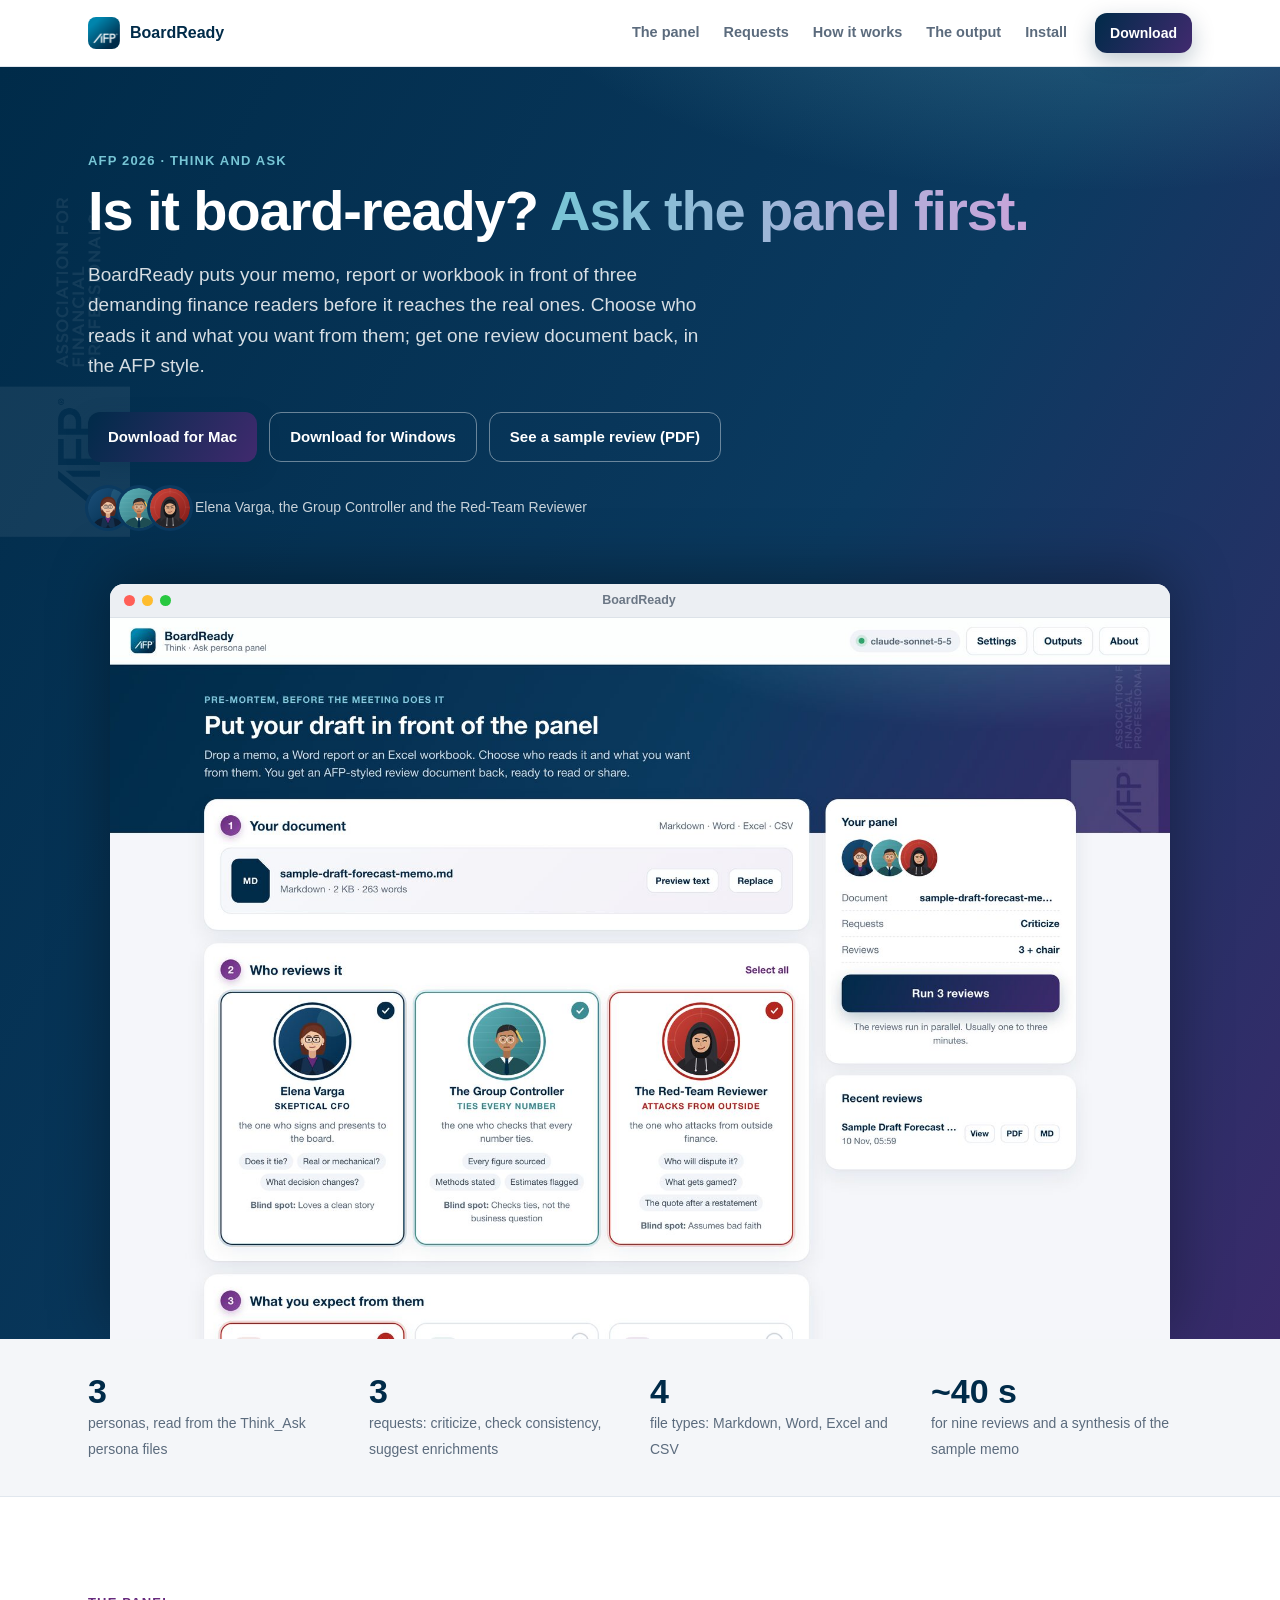
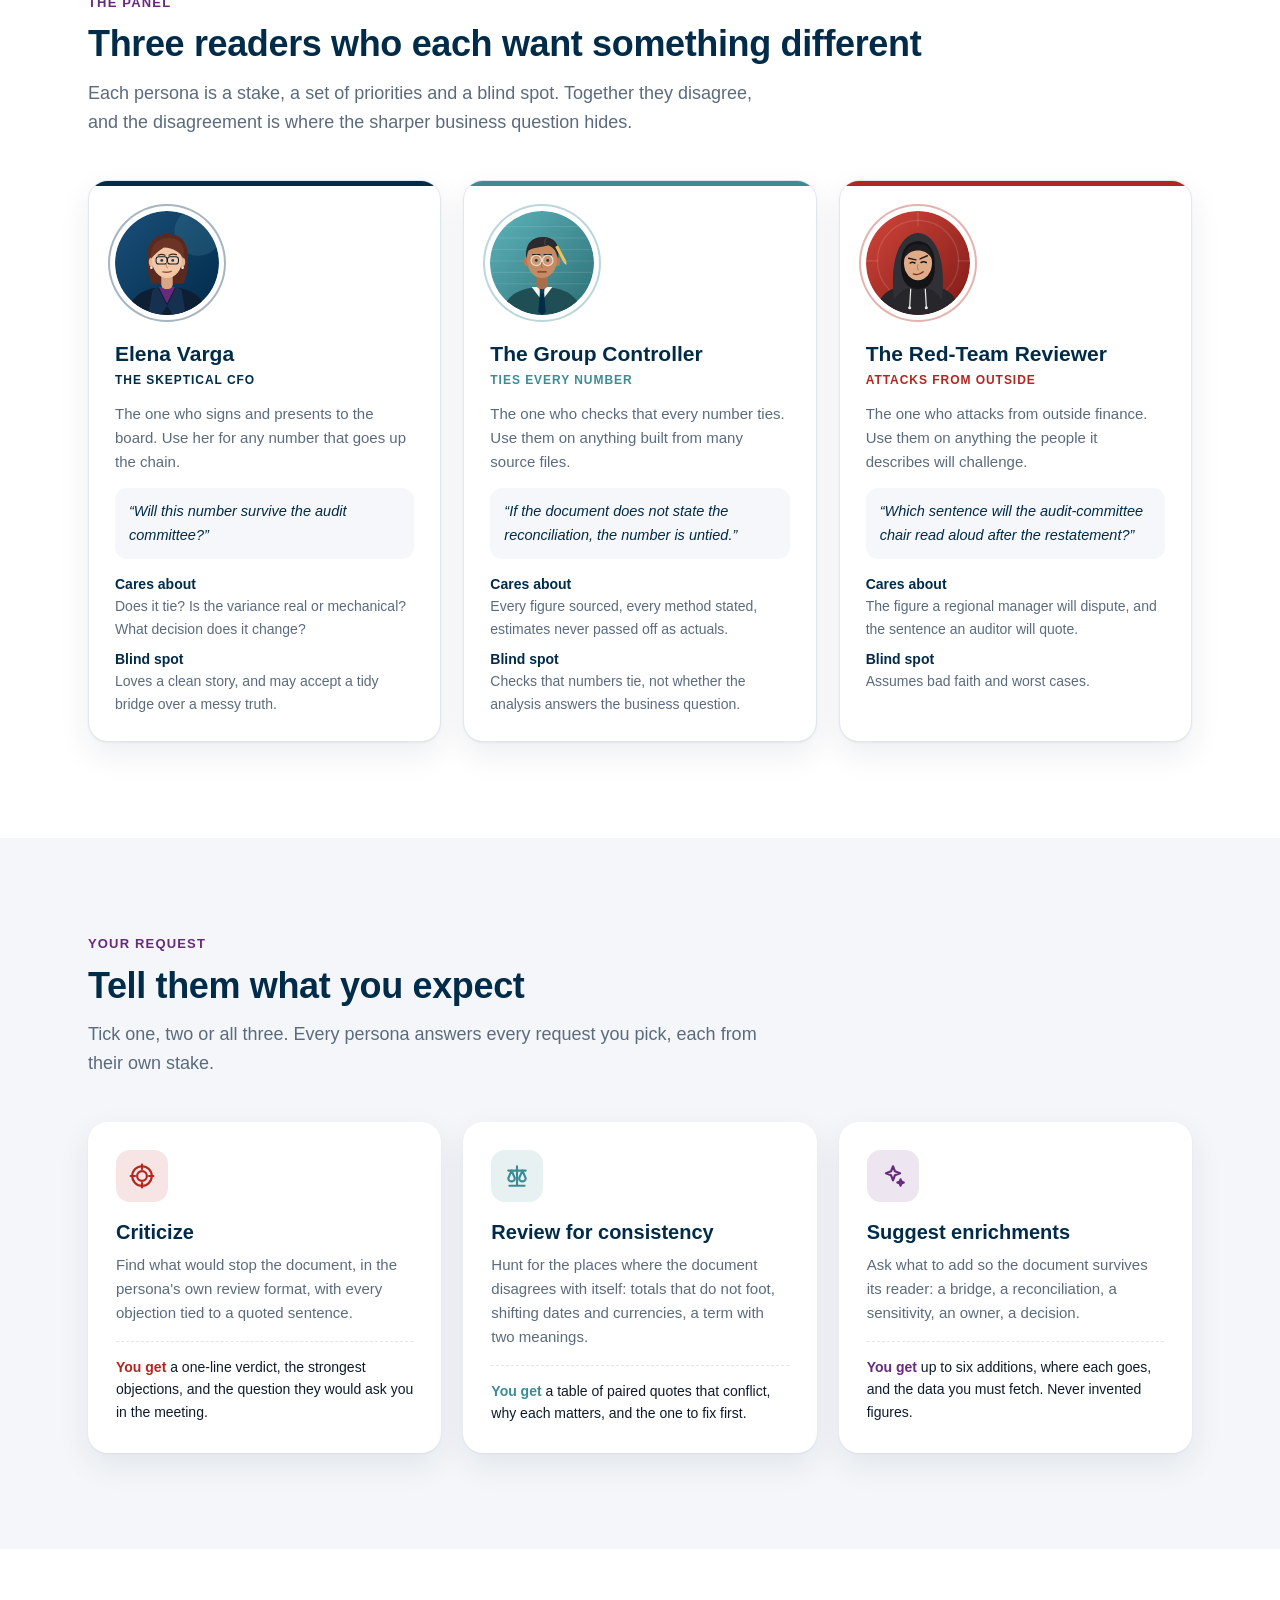
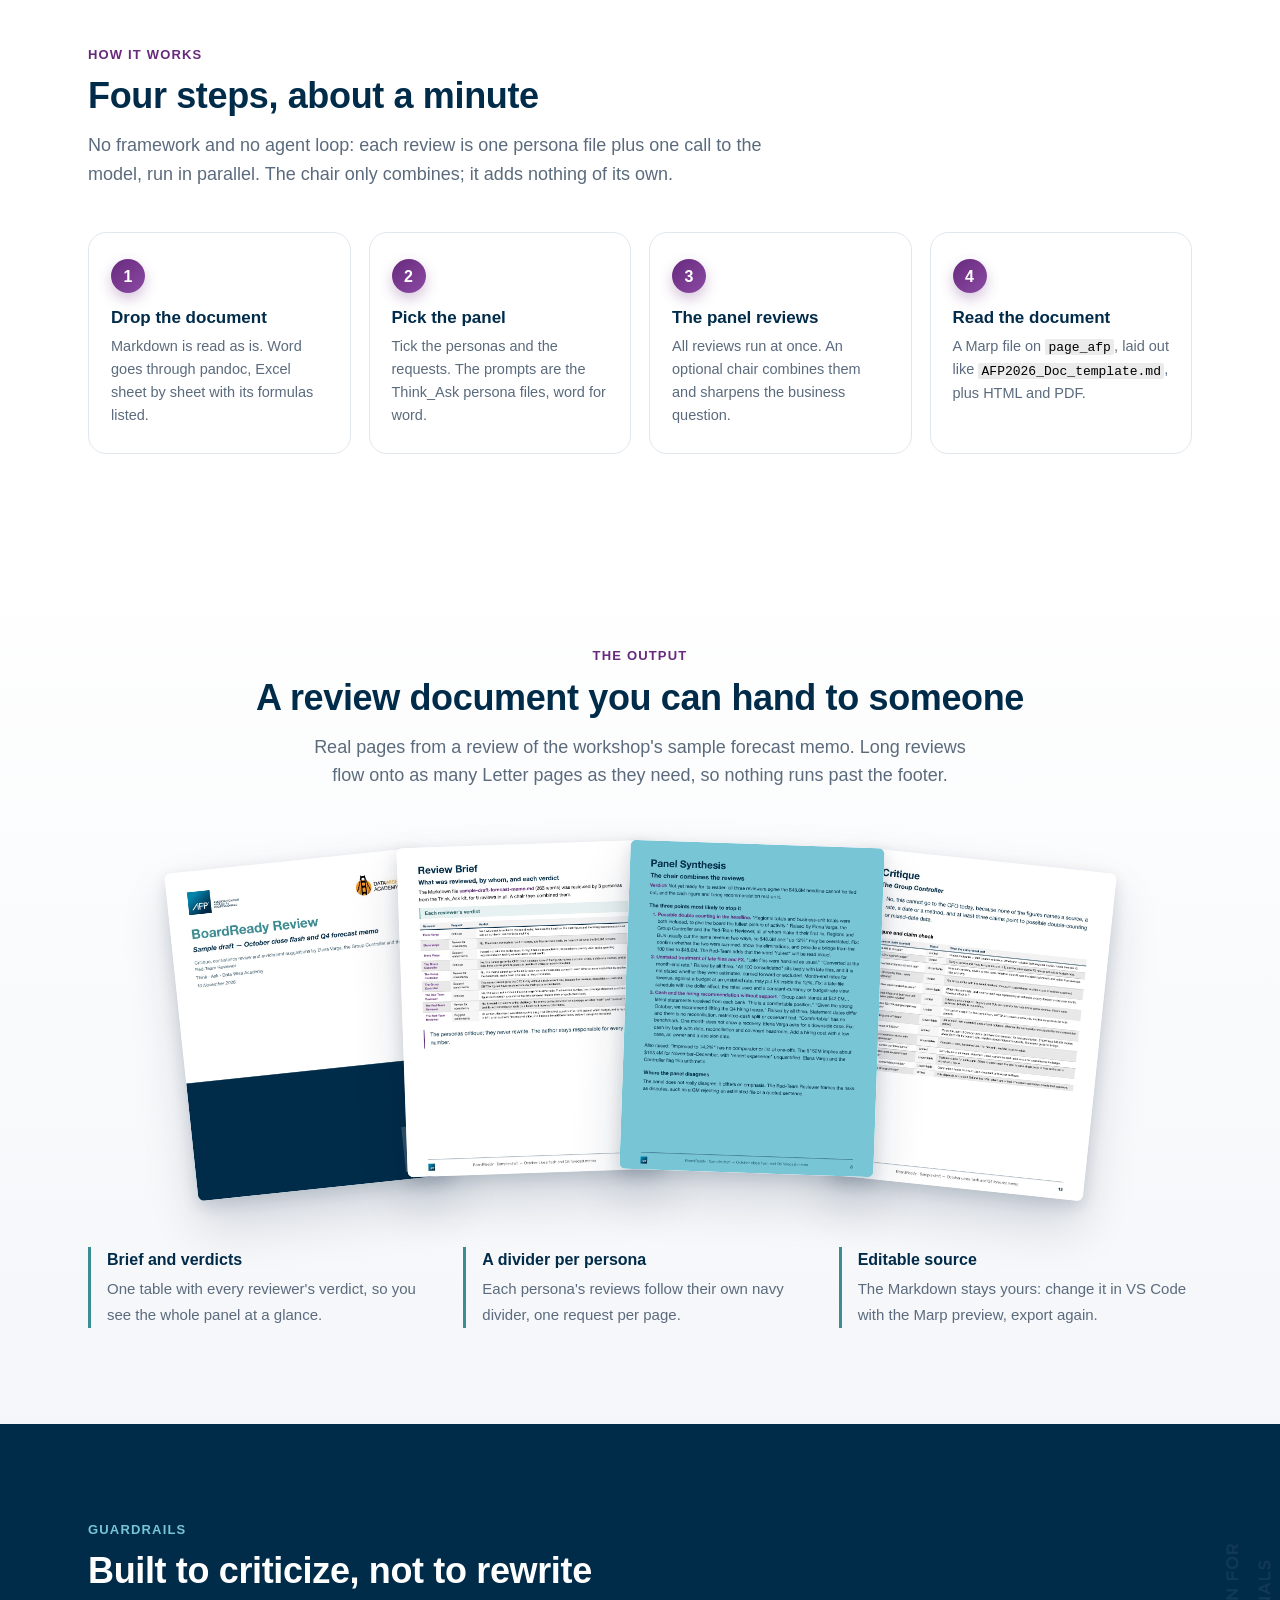
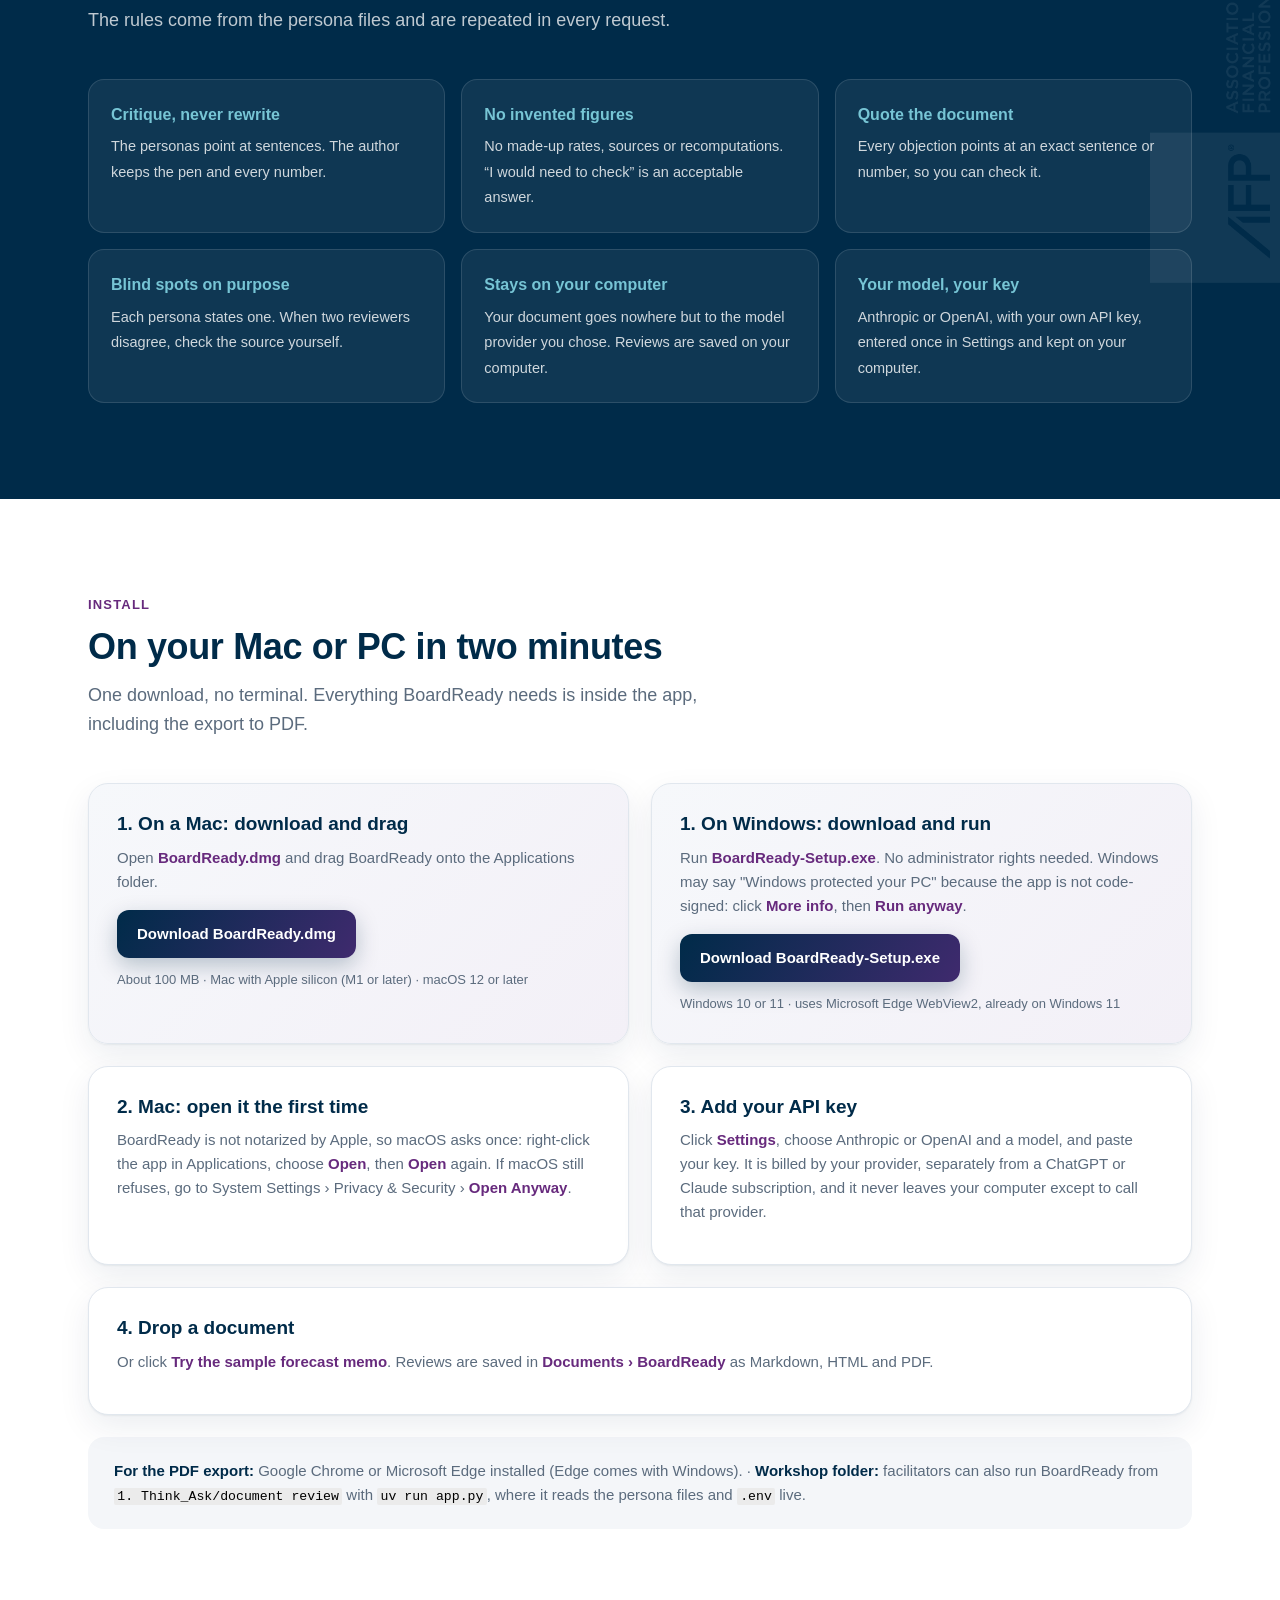
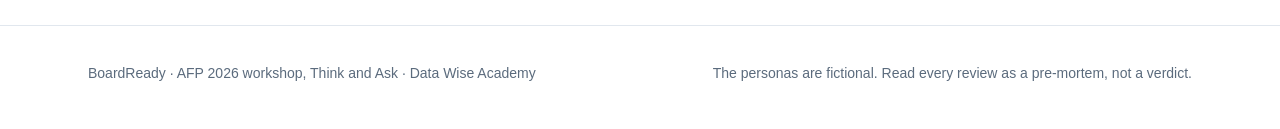
<file: site/index.html>
<!doctype html>
<html lang="en">
<head>
  <meta charset="utf-8">
  <meta name="viewport" content="width=device-width, initial-scale=1">
  <title>BoardReady</title>
  <meta name="description" content="BoardReady: submit a Markdown, Word or Excel document to three finance personas — the Skeptical CFO, the Group Controller and the Red-Team Reviewer — and get an AFP-styled review back.">
  <!-- AFP tokens, type and brand art. The relative path works from the folder and from the app's server. -->
  <link rel="stylesheet" href="../resources/styles/page_afp.css">
  <link rel="icon" href="../web/icon.svg" type="image/svg+xml">
  <style>
    :root {
      --ink: #0F1B2A; --muted: #5B6B7D; --line: #E1E7EE; --canvas: #F4F6F9; --red: #B3261E;
      --shadow: 0 1px 2px rgba(0,43,73,.06), 0 12px 32px rgba(0,43,73,.08);
      --wrap: 1160px;
    }
    * { box-sizing: border-box; }
    [hidden] { display: none !important; }
    html { scroll-behavior: smooth; -webkit-font-smoothing: antialiased; }
    body { margin: 0; background: #fff; color: var(--ink); font: 400 16px/1.6 var(--font_body); }
    h1, h2, h3 { margin: 0; text-align: inherit; }
    p { font-size: inherit; line-height: inherit; color: inherit; }
    a { color: inherit; }
    .wrap { max-width: var(--wrap); margin: 0 auto; padding: 0 28px; }
    .eyebrow { margin: 0 0 10px; font-size: 13px; font-weight: 700; letter-spacing: .09em; text-transform: uppercase; color: var(--purple); }
    .section { padding: 96px 0; }
    .section h2 { font-size: 36px; line-height: 1.15; color: var(--navy); margin-bottom: 14px; letter-spacing: -.01em; }
    .section .intro { max-width: 680px; color: var(--muted); font-size: 18px; margin: 0 0 44px; }
    .center { text-align: center; }
    .center .intro { margin-left: auto; margin-right: auto; }

    /* nav */
    .nav { position: sticky; top: 0; z-index: 10; background: rgba(255,255,255,.86); backdrop-filter: blur(14px) saturate(160%); -webkit-backdrop-filter: blur(14px) saturate(160%); border-bottom: 1px solid var(--line); }
    .nav .wrap { display: flex; align-items: center; gap: 28px; height: 66px; }
    .logo { display: flex; align-items: center; gap: 10px; font-weight: 700; color: var(--navy); text-decoration: none; }
    .logo i { width: 32px; height: 32px; border-radius: 8px; background: var(--logo-mark) center / contain no-repeat; }
    .nav-links { display: flex; gap: 24px; margin-left: auto; font-size: 14.5px; }
    .nav-links a { text-decoration: none; color: var(--muted); font-weight: 600; }
    .nav-links a:hover { color: var(--navy); }
    .btn { display: inline-flex; align-items: center; justify-content: center; gap: 8px; padding: 12px 20px; border-radius: 12px; font-weight: 700; font-size: 15px; text-decoration: none; transition: transform .15s, box-shadow .2s, background-position .4s; }
    .btn.primary { color: #fff; background: linear-gradient(120deg, var(--navy), #3A2A6B 60%, var(--purple)); background-size: 160% 100%; box-shadow: 0 8px 22px rgba(0,43,73,.25); }
    .btn.primary:hover { background-position: 100% 0; transform: translateY(-1px); }
    .btn.light { color: #fff; border: 1.5px solid rgba(255,255,255,.4); }
    .btn.light:hover { background: rgba(255,255,255,.08); }
    .btn.small { padding: 9px 15px; font-size: 14px; }

    /* hero */
    .hero { position: relative; overflow: hidden; color: #fff; padding: 84px 0 0;
      background: radial-gradient(1000px 420px at 85% -10%, rgba(119,197,213,.33), transparent 60%), linear-gradient(120deg, #002B49 0%, #0B3A60 55%, #3A2A6B 100%); }
    .hero::before { content: ""; position: absolute; left: -20px; top: 40px; width: 150px; height: 520px; background: var(--logo-motif) center / contain no-repeat; opacity: .35; }
    .hero .wrap { position: relative; }
    .hero .eyebrow { color: var(--sky); }
    .hero h1 { font-size: 56px; line-height: 1.04; letter-spacing: -.02em; color: #fff; max-width: 980px; margin-bottom: 20px; }
    .hero h1 em { font-style: normal; background: linear-gradient(90deg, var(--sky), #C9A4DA); -webkit-background-clip: text; background-clip: text; color: transparent; }
    .hero .lede { max-width: 640px; font-size: 19px; color: rgba(255,255,255,.84); margin: 0 0 30px; }
    .cta { display: flex; flex-wrap: wrap; gap: 12px; margin-bottom: 26px; }
    .faces { display: flex; align-items: center; gap: 14px; color: rgba(255,255,255,.78); font-size: 14px; margin-bottom: 56px; }
    .faces span { display: flex; }
    .faces img { width: 40px; height: 40px; border-radius: 50%; box-shadow: 0 0 0 3px #0B3A60; margin-right: -9px; }
    .window { position: relative; border-radius: 14px 14px 0 0; overflow: hidden; background: #fff; box-shadow: 0 -10px 60px rgba(0,0,0,.35); max-width: 1060px; margin: 0 auto; }
    .window-bar { display: flex; align-items: center; gap: 7px; height: 34px; padding: 0 14px; background: #ECEFF3; border-bottom: 1px solid #DCE2E8; }
    .window-bar i { width: 11px; height: 11px; border-radius: 50%; background: #FF5F57; }
    .window-bar i:nth-child(2) { background: #FEBC2E; } .window-bar i:nth-child(3) { background: #28C840; }
    .window-bar span { margin: 0 auto; font-size: 12.5px; color: #6B7785; font-weight: 600; transform: translateX(-28px); }
    .window img { display: block; width: 100%; height: auto; }

    /* numbers strip */
    .strip { background: var(--canvas); border-bottom: 1px solid var(--line); }
    .strip .wrap { display: grid; grid-template-columns: repeat(4, 1fr); gap: 20px; padding-top: 34px; padding-bottom: 34px; }
    .num b { display: block; font-size: 34px; line-height: 1.1; color: var(--navy); font-family: var(--font_display); }
    .num span { color: var(--muted); font-size: 14px; }

    /* panel */
    .personas { display: grid; grid-template-columns: repeat(3, minmax(0, 1fr)); gap: 22px; }
    .persona { --c: var(--navy); position: relative; padding: 30px 26px 26px; border-radius: 20px; background: #fff; border: 1px solid var(--line); box-shadow: var(--shadow); overflow: hidden; }
    .persona::before { content: ""; position: absolute; left: 0; right: 0; top: 0; height: 5px; background: var(--c); }
    .persona img { width: 104px; height: 104px; border-radius: 50%; box-shadow: 0 0 0 5px #fff, 0 0 0 7px color-mix(in srgb, var(--c) 35%, #fff); margin-bottom: 18px; }
    .persona h3 { font-size: 21px; color: var(--navy); }
    .persona .tag { font-size: 12px; font-weight: 800; letter-spacing: .08em; text-transform: uppercase; color: var(--c); margin: 4px 0 12px; }
    .persona p { color: var(--muted); font-size: 15px; margin: 0 0 14px; }
    .persona .q { padding: 12px 14px; border-radius: 12px; background: #F5F7FA; color: var(--navy); font-size: 14.5px; font-style: italic; margin-bottom: 14px; }
    .persona dl { margin: 0; font-size: 14px; }
    .persona dt { font-weight: 700; color: var(--navy); margin-top: 8px; }
    .persona dd { margin: 0; color: var(--muted); }

    /* actions */
    .actions-sec { background: var(--canvas); }
    .actions { display: grid; grid-template-columns: repeat(3, minmax(0, 1fr)); gap: 22px; }
    .action { --c: var(--purple); padding: 28px; border-radius: 20px; background: #fff; box-shadow: var(--shadow); }
    .action .icon { width: 52px; height: 52px; border-radius: 14px; display: grid; place-items: center; background: color-mix(in srgb, var(--c) 12%, #fff); color: var(--c); margin-bottom: 18px; }
    .action .icon svg { width: 26px; height: 26px; }
    .action h3 { font-size: 20px; color: var(--navy); margin-bottom: 8px; }
    .action p { color: var(--muted); font-size: 15px; margin: 0 0 16px; }
    .action .gets { border-top: 1px dashed var(--line); padding-top: 14px; font-size: 14px; color: var(--ink); }
    .action .gets b { color: var(--c); }

    /* how */
    .steps { display: grid; grid-template-columns: repeat(4, minmax(0, 1fr)); gap: 18px; counter-reset: s; }
    .stp { position: relative; padding: 26px 22px; border-radius: 18px; border: 1px solid var(--line); background: #fff; }
    .stp::before { counter-increment: s; content: counter(s); display: grid; place-items: center; width: 34px; height: 34px; border-radius: 50%; margin-bottom: 14px; color: #fff; font-weight: 800; background: linear-gradient(135deg, var(--purple), #8B4AA3); box-shadow: 0 6px 14px rgba(103,42,125,.28); }
    .stp h3 { font-size: 17px; color: var(--navy); margin-bottom: 6px; }
    .stp p { margin: 0; color: var(--muted); font-size: 14.5px; }
    .stp code { font-size: 13px; }

    /* output */
    .output { background: linear-gradient(180deg, #fff, var(--canvas)); }
    .pages { display: flex; justify-content: center; align-items: flex-end; gap: 0; padding: 10px 0 20px; }
    .pages a { display: block; width: 23%; max-width: 260px; margin: 0 -1.4%; border-radius: 6px; overflow: hidden; box-shadow: 0 6px 16px rgba(0,30,60,.14), 0 26px 50px rgba(0,30,60,.16); transition: transform .25s ease; background: #fff; }
    .pages a:nth-child(1) { transform: rotate(-6deg) translateY(16px); z-index: 1; }
    .pages a:nth-child(2) { transform: rotate(-2deg); z-index: 2; }
    .pages a:nth-child(3) { transform: rotate(2deg); z-index: 3; }
    .pages a:nth-child(4) { transform: rotate(6deg) translateY(16px); z-index: 2; }
    .pages a:hover { transform: translateY(-12px) rotate(0); z-index: 5; }
    .pages img { display: block; width: 100%; height: auto; }
    .out-notes { display: grid; grid-template-columns: repeat(3, 1fr); gap: 22px; margin-top: 54px; }
    .out-notes div { padding-left: 16px; border-left: 3px solid var(--teal); }
    .out-notes b { display: block; color: var(--navy); margin-bottom: 4px; }
    .out-notes span { color: var(--muted); font-size: 15px; }

    /* guardrails */
    .guard { background: var(--navy); color: #fff; position: relative; overflow: hidden; }
    .guard::after { content: ""; position: absolute; right: -20px; top: 30px; width: 150px; height: 520px; background: var(--logo-motif) center / contain no-repeat; opacity: .35; }
    .guard h2 { color: #fff !important; }
    .guard .eyebrow { color: var(--sky); }
    .guard .intro { color: rgba(255,255,255,.75) !important; }
    .guard code { background: rgba(255,255,255,.14) !important; color: #fff !important; }
    .rules { display: grid; grid-template-columns: repeat(3, minmax(0, 1fr)); gap: 16px; position: relative; z-index: 1; }
    .rule { padding: 22px; border-radius: 16px; background: rgba(255,255,255,.06); border: 1px solid rgba(255,255,255,.12); }
    .rule b { display: block; color: var(--sky); margin-bottom: 6px; font-size: 16px; }
    .rule span { color: rgba(255,255,255,.8); font-size: 14.5px; }

    /* install */
    .install { display: grid; grid-template-columns: 1fr 1fr; gap: 22px; }
    .card { padding: 28px; border-radius: 20px; border: 1px solid var(--line); background: #fff; box-shadow: var(--shadow); }
    .card h3 { font-size: 19px; color: var(--navy); margin-bottom: 10px; }
    .card p { color: var(--muted); font-size: 15px; margin: 0 0 12px; }
    .card pre { margin: 0 0 12px !important; font-size: 13px !important; border-radius: 10px; }
    .card pre code { font-size: 13px !important; }
    .card.dl { background: linear-gradient(135deg, #F6F8FB, #F3F0F7); }
    .card .btn { margin: 4px 0 12px; }
    .small-note { font-size: 13px !important; margin: 0 !important; }
    .reqs { margin-top: 22px; padding: 22px 26px; border-radius: 16px; background: var(--canvas); font-size: 15px; color: var(--muted); }
    .reqs b { color: var(--navy); }

    footer.site { padding: 36px 0 44px; border-top: 1px solid var(--line); color: var(--muted); font-size: 14px; }
    footer.site .wrap { display: flex; flex-wrap: wrap; gap: 12px 28px; align-items: center; justify-content: space-between; }

    @media (max-width: 960px) {
      .personas, .actions, .rules, .install, .out-notes { grid-template-columns: 1fr; }
      .steps { grid-template-columns: 1fr 1fr; }
      .strip .wrap { grid-template-columns: 1fr 1fr; }
      .hero h1 { font-size: 42px; }
    }
    @media (max-width: 640px) {
      .wrap { padding: 0 16px; }
      .nav-links { display: none; }
      .nav .btn { margin-left: auto; }
      .section { padding: 64px 0; }
      .section h2 { font-size: 28px; }
      .hero { padding-top: 54px; }
      .hero h1 { font-size: 34px; }
      .hero::before, .guard::after { display: none; }
      .steps { grid-template-columns: 1fr; }
      .pages a { width: 30%; }
      .pages a:nth-child(4) { display: none; }
    }
    @media (prefers-reduced-motion: reduce) { html { scroll-behavior: auto; } * { transition: none !important; } }
  </style>
</head>
<body>

<nav class="nav">
  <div class="wrap">
    <a class="logo" href="#top"><i aria-hidden="true"></i>BoardReady</a>
    <div class="nav-links">
      <a href="#panel">The panel</a>
      <a href="#requests">Requests</a>
      <a href="#how">How it works</a>
      <a href="#output">The output</a>
      <a href="#install">Install</a>
    </div>
    <a class="btn primary small" href="#install">Download</a>
  </div>
</nav>

<header class="hero" id="top">
  <div class="wrap">
    <p class="eyebrow">AFP 2026 · Think and Ask</p>
    <h1>Is it board-ready? <em>Ask the panel first.</em></h1>
    <p class="lede">BoardReady puts your memo, report or workbook in front of three demanding finance readers before it reaches the real ones. Choose who reads it and what you want from them; get one review document back, in the AFP style.</p>
    <div class="cta">
      <a class="btn primary" href="../dist/BoardReady.dmg" download>Download for Mac</a>
      <a class="btn light" href="../dist/BoardReady-Setup.exe" download>Download for Windows</a>
      <a class="btn light" href="res/sample-review.pdf">See a sample review (PDF)</a>
    </div>
    <div class="faces">
      <span><img src="../web/portraits/cfo.svg" alt=""><img src="../web/portraits/controller.svg" alt=""><img src="../web/portraits/redteam.svg" alt=""></span>
      Elena Varga, the Group Controller and the Red-Team Reviewer
    </div>
    <div class="window">
      <div class="window-bar"><i></i><i></i><i></i><span>BoardReady</span></div>
      <img src="res/app-screenshot.jpg" alt="The BoardReady app: a sample memo loaded, three persona cards selected, and the request choices below">
    </div>
  </div>
</header>

<div class="strip">
  <div class="wrap">
    <div class="num"><b>3</b><span>personas, read from the Think_Ask persona files</span></div>
    <div class="num"><b>3</b><span>requests: criticize, check consistency, suggest enrichments</span></div>
    <div class="num"><b>4</b><span>file types: Markdown, Word, Excel and CSV</span></div>
    <div class="num"><b>~40 s</b><span>for nine reviews and a synthesis of the sample memo</span></div>
  </div>
</div>

<main>
  <div class="section" id="panel">
    <div class="wrap">
      <p class="eyebrow">The panel</p>
      <h2>Three readers who each want something different</h2>
      <p class="intro">Each persona is a stake, a set of priorities and a blind spot. Together they disagree, and the disagreement is where the sharper business question hides.</p>
      <div class="personas">
        <article class="persona" style="--c:#002B49">
          <img src="../web/portraits/cfo.svg" alt="Portrait of Elena Varga">
          <h3>Elena Varga</h3>
          <div class="tag">The Skeptical CFO</div>
          <p>The one who signs and presents to the board. Use her for any number that goes up the chain.</p>
          <div class="q">“Will this number survive the audit committee?”</div>
          <dl><dt>Cares about</dt><dd>Does it tie? Is the variance real or mechanical? What decision does it change?</dd>
          <dt>Blind spot</dt><dd>Loves a clean story, and may accept a tidy bridge over a messy truth.</dd></dl>
        </article>
        <article class="persona" style="--c:#3C8C94">
          <img src="../web/portraits/controller.svg" alt="Portrait of the Group Controller">
          <h3>The Group Controller</h3>
          <div class="tag">Ties every number</div>
          <p>The one who checks that every number ties. Use them on anything built from many source files.</p>
          <div class="q">“If the document does not state the reconciliation, the number is untied.”</div>
          <dl><dt>Cares about</dt><dd>Every figure sourced, every method stated, estimates never passed off as actuals.</dd>
          <dt>Blind spot</dt><dd>Checks that numbers tie, not whether the analysis answers the business question.</dd></dl>
        </article>
        <article class="persona" style="--c:#B3261E">
          <img src="../web/portraits/redteam.svg" alt="Portrait of the Red-Team Reviewer">
          <h3>The Red-Team Reviewer</h3>
          <div class="tag">Attacks from outside</div>
          <p>The one who attacks from outside finance. Use them on anything the people it describes will challenge.</p>
          <div class="q">“Which sentence will the audit-committee chair read aloud after the restatement?”</div>
          <dl><dt>Cares about</dt><dd>The figure a regional manager will dispute, and the sentence an auditor will quote.</dd>
          <dt>Blind spot</dt><dd>Assumes bad faith and worst cases.</dd></dl>
        </article>
      </div>
    </div>
  </div>

  <div class="section actions-sec" id="requests">
    <div class="wrap">
      <p class="eyebrow">Your request</p>
      <h2>Tell them what you expect</h2>
      <p class="intro">Tick one, two or all three. Every persona answers every request you pick, each from their own stake.</p>
      <div class="actions">
        <div class="action" style="--c:#B3261E">
          <div class="icon"><svg viewBox="0 0 24 24" fill="none" stroke="currentColor" stroke-width="2" stroke-linecap="round"><circle cx="12" cy="12" r="9"/><circle cx="12" cy="12" r="4.5"/><path d="M12 1.5v4M12 18.5v4M1.5 12h4M18.5 12h4"/></svg></div>
          <h3>Criticize</h3>
          <p>Find what would stop the document, in the persona's own review format, with every objection tied to a quoted sentence.</p>
          <div class="gets"><b>You get</b> a one-line verdict, the strongest objections, and the question they would ask you in the meeting.</div>
        </div>
        <div class="action" style="--c:#3C8C94">
          <div class="icon"><svg viewBox="0 0 24 24" fill="none" stroke="currentColor" stroke-width="2" stroke-linecap="round" stroke-linejoin="round"><path d="M12 3v18M5 21h14M4 7h16"/><path d="M7 7 4 14a3 3 0 0 0 6 0L7 7zM17 7l-3 7a3 3 0 0 0 6 0l-3-7z"/></svg></div>
          <h3>Review for consistency</h3>
          <p>Hunt for the places where the document disagrees with itself: totals that do not foot, shifting dates and currencies, a term with two meanings.</p>
          <div class="gets"><b>You get</b> a table of paired quotes that conflict, why each matters, and the one to fix first.</div>
        </div>
        <div class="action" style="--c:#672A7D">
          <div class="icon"><svg viewBox="0 0 24 24" fill="none" stroke="currentColor" stroke-width="2" stroke-linecap="round" stroke-linejoin="round"><path d="M12 3l1.8 4.7L18.5 9.5l-4.7 1.8L12 16l-1.8-4.7L5.5 9.5l4.7-1.8z"/><path d="M19 15l.8 2.2L22 18l-2.2.8L19 21l-.8-2.2L16 18l2.2-.8z"/></svg></div>
          <h3>Suggest enrichments</h3>
          <p>Ask what to add so the document survives its reader: a bridge, a reconciliation, a sensitivity, an owner, a decision.</p>
          <div class="gets"><b>You get</b> up to six additions, where each goes, and the data you must fetch. Never invented figures.</div>
        </div>
      </div>
    </div>
  </div>

  <div class="section" id="how">
    <div class="wrap">
      <p class="eyebrow">How it works</p>
      <h2>Four steps, about a minute</h2>
      <p class="intro">No framework and no agent loop: each review is one persona file plus one call to the model, run in parallel. The chair only combines; it adds nothing of its own.</p>
      <div class="steps">
        <div class="stp"><h3>Drop the document</h3><p>Markdown is read as is. Word goes through pandoc, Excel sheet by sheet with its formulas listed.</p></div>
        <div class="stp"><h3>Pick the panel</h3><p>Tick the personas and the requests. The prompts are the Think_Ask persona files, word for word.</p></div>
        <div class="stp"><h3>The panel reviews</h3><p>All reviews run at once. An optional chair combines them and sharpens the business question.</p></div>
        <div class="stp"><h3>Read the document</h3><p>A Marp file on <code>page_afp</code>, laid out like <code>AFP2026_Doc_template.md</code>, plus HTML and PDF.</p></div>
      </div>
    </div>
  </div>

  <div class="section output" id="output">
    <div class="wrap center">
      <p class="eyebrow">The output</p>
      <h2>A review document you can hand to someone</h2>
      <p class="intro">Real pages from a review of the workshop's sample forecast memo. Long reviews flow onto as many Letter pages as they need, so nothing runs past the footer.</p>
      <div class="pages">
        <a href="res/sample-review.pdf"><img src="res/page-01.jpg" alt="Cover page with the AFP and Data Wise Academy logos"></a>
        <a href="res/sample-review.pdf"><img src="res/page-02.jpg" alt="Review brief with each reviewer's verdict in a table"></a>
        <a href="res/sample-review.pdf"><img src="res/page-03.jpg" alt="Panel synthesis on a light blue page"></a>
        <a href="res/sample-review.pdf"><img src="res/page-13.jpg" alt="The Group Controller's critique with a table of figures and their status"></a>
      </div>
      <div class="out-notes" style="text-align:left">
        <div><b>Brief and verdicts</b><span>One table with every reviewer's verdict, so you see the whole panel at a glance.</span></div>
        <div><b>A divider per persona</b><span>Each persona's reviews follow their own navy divider, one request per page.</span></div>
        <div><b>Editable source</b><span>The Markdown stays yours: change it in VS Code with the Marp preview, export again.</span></div>
      </div>
    </div>
  </div>

  <div class="section guard">
    <div class="wrap">
      <p class="eyebrow">Guardrails</p>
      <h2>Built to criticize, not to rewrite</h2>
      <p class="intro">The rules come from the persona files and are repeated in every request.</p>
      <div class="rules">
        <div class="rule"><b>Critique, never rewrite</b><span>The personas point at sentences. The author keeps the pen and every number.</span></div>
        <div class="rule"><b>No invented figures</b><span>No made-up rates, sources or recomputations. “I would need to check” is an acceptable answer.</span></div>
        <div class="rule"><b>Quote the document</b><span>Every objection points at an exact sentence or number, so you can check it.</span></div>
        <div class="rule"><b>Blind spots on purpose</b><span>Each persona states one. When two reviewers disagree, check the source yourself.</span></div>
        <div class="rule"><b>Stays on your computer</b><span>Your document goes nowhere but to the model provider you chose. Reviews are saved on your computer.</span></div>
        <div class="rule"><b>Your model, your key</b><span>Anthropic or OpenAI, with your own API key, entered once in Settings and kept on your computer.</span></div>
      </div>
    </div>
  </div>

  <div class="section" id="install">
    <div class="wrap">
      <p class="eyebrow">Install</p>
      <h2>On your Mac or PC in two minutes</h2>
      <p class="intro">One download, no terminal. Everything BoardReady needs is inside the app, including the export to PDF.</p>
      <div class="install">
        <div class="card dl">
          <h3>1. On a Mac: download and drag</h3>
          <p>Open <b>BoardReady.dmg</b> and drag BoardReady onto the Applications folder.</p>
          <a class="btn primary" href="../dist/BoardReady.dmg" download>Download BoardReady.dmg</a>
          <p class="small-note">About 100 MB · Mac with Apple silicon (M1 or later) · macOS 12 or later</p>
        </div>
        <div class="card dl">
          <h3>1. On Windows: download and run</h3>
          <p>Run <b>BoardReady-Setup.exe</b>. No administrator rights needed. Windows may say "Windows protected your PC" because the app is not code-signed: click <b>More info</b>, then <b>Run anyway</b>.</p>
          <a class="btn primary" href="../dist/BoardReady-Setup.exe" download>Download BoardReady-Setup.exe</a>
          <p class="small-note">Windows 10 or 11 · uses Microsoft Edge WebView2, already on Windows 11</p>
        </div>
        <div class="card">
          <h3>2. Mac: open it the first time</h3>
          <p>BoardReady is not notarized by Apple, so macOS asks once: right-click the app in Applications, choose <b>Open</b>, then <b>Open</b> again. If macOS still refuses, go to System Settings › Privacy &amp; Security › <b>Open Anyway</b>.</p>
        </div>
        <div class="card">
          <h3>3. Add your API key</h3>
          <p>Click <b>Settings</b>, choose Anthropic or OpenAI and a model, and paste your key. It is billed by your provider, separately from a ChatGPT or Claude subscription, and it never leaves your computer except to call that provider.</p>
        </div>
        <div class="card" style="grid-column:1/-1">
          <h3>4. Drop a document</h3>
          <p>Or click <b>Try the sample forecast memo</b>. Reviews are saved in <b>Documents › BoardReady</b> as Markdown, HTML and PDF.</p>
        </div>
      </div>
      <div class="reqs">
        <b>For the PDF export:</b> Google Chrome or Microsoft Edge installed (Edge comes with Windows). · <b>Workshop folder:</b> facilitators can also run BoardReady from <code>1. Think_Ask/document review</code> with <code>uv run app.py</code>, where it reads the persona files and <code>.env</code> live.
      </div>
    </div>
  </div>
</main>

<footer class="site">
  <div class="wrap">
    <span>BoardReady · AFP 2026 workshop, Think and Ask · Data Wise Academy</span>
    <span>The personas are fictional. Read every review as a pre-mortem, not a verdict.</span>
  </div>
</footer>

</body>
</html>
</file>
